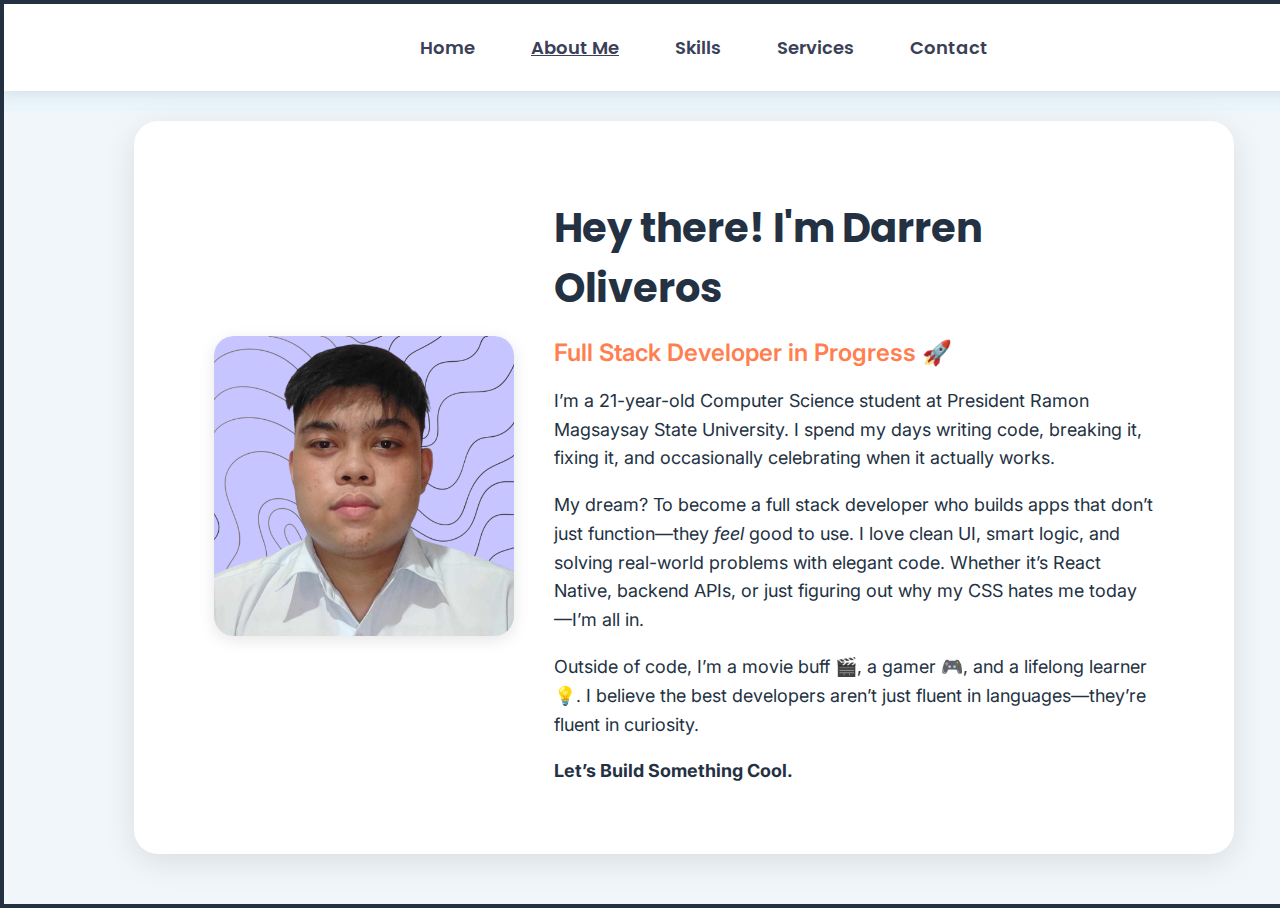
<file: aboutme.html>
<!DOCTYPE html>
<html lang="en">
<head>
  <meta charset="UTF-8">
  <meta name="viewport" content="width=device-width, initial-scale=1.0">
  <title>About Me</title>
  <link rel="stylesheet" href="styleabout.css">
  <link href="https://fonts.googleapis.com/css?family=Montserrat:800&display=swap" rel="stylesheet">
  <link href="https://fonts.googleapis.com/css?family=Inter:400,700&display=swap" rel="stylesheet">
  <link href="https://fonts.googleapis.com/css?family=Poppins:700|Montserrat:800|Bebas+Neue:400|Roboto:400&display=swap" rel="stylesheet">
</head>
<body>
  <div class="container">
    <div class="header">
      <nav class="nav">
        <a href="index.html">Home</a>
        <a href="#" class="active-link">About Me</a>
        <a href="skills.html">Skills</a>
        <a href="services.html">Services</a>
        <a href="contacts.htmls">Contact</a>
      </nav>
    </div>

    <div class="main">
      <div class="about-card">
        <div class="about-left">
          <img src="aboutme/aboutme.png" alt="Darren Oliveros" class="profile-photo">
        </div>
        <div class="about-right">
          <h1>Hey there! I'm Darren Oliveros</h1>
          <h2>Full Stack Developer in Progress 🚀</h2>
          <p>
            I’m a 21-year-old Computer Science student at President Ramon Magsaysay State University. I spend my days writing code, breaking it, fixing it, and occasionally celebrating when it actually works.
          </p>
          <p>
            My dream? To become a full stack developer who builds apps that don’t just function—they <em>feel</em> good to use. I love clean UI, smart logic, and solving real-world problems with elegant code. Whether it’s React Native, backend APIs, or just figuring out why my CSS hates me today—I’m all in.
          </p>
          <p>
            Outside of code, I’m a movie buff 🎬, a gamer 🎮, and a lifelong learner 💡. I believe the best developers aren’t just fluent in languages—they’re fluent in curiosity.
          </p>
          <p><strong>Let’s Build Something Cool.</strong></p>
        </div>
      </div>
    </div>
  </div>
</body>
</html>
</file>
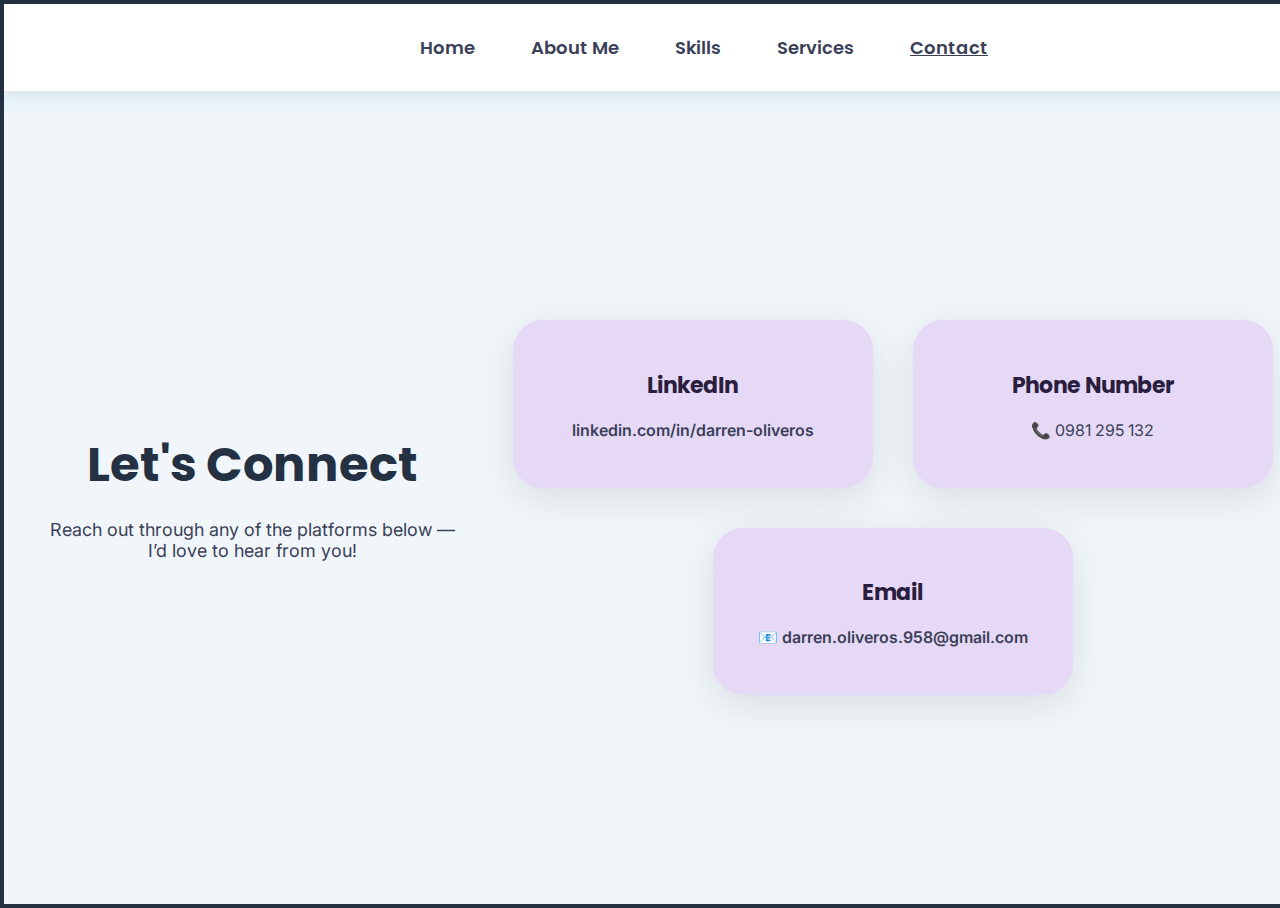
<file: contacts.html>
<!DOCTYPE html>
<html lang="en">
<head>
  <meta charset="UTF-8" />
  <meta name="viewport" content="width=device-width, initial-scale=1.0" />
  <title>Contact</title>
  <link rel="stylesheet" href="stylecontacts.css" />
  <link href="https://fonts.googleapis.com/css?family=Montserrat:800&display=swap" rel="stylesheet" />
  <link href="https://fonts.googleapis.com/css?family=Inter:400,700&display=swap" rel="stylesheet" />
  <link href="https://fonts.googleapis.com/css?family=Poppins:700|Montserrat:800|Bebas+Neue:400|Roboto:400&display=swap" rel="stylesheet" />
</head>
<body>
  <div class="container">
    <div class="header">
      <nav class="nav">
        <a href="index.html">Home</a>
        <a href="aboutme.html">About Me</a>
        <a href="skills.html">Skills</a>
        <a href="services.html">Services</a>
        <a href="#" class="active-link">Contact</a>
      </nav>
    </div>

    <div class="main">
      <div class="contact-heading">
        <h1>Let's Connect</h1>
        <p>Reach out through any of the platforms below — I’d love to hear from you!</p>
      </div>

      <div class="contact-grid">
        <div class="contact-card linkedin">
          <h2>LinkedIn</h2>
          <p><a href="https://www.linkedin.com/in/darren-oliveros" target="_blank">linkedin.com/in/darren-oliveros</a></p>
        </div>

        <div class="contact-card phone">
          <h2>Phone Number</h2>
          <p>📞 0981 295 132</p>
        </div>

        <div class="contact-card email">
          <h2>Email</h2>
          <p>📧 <a href="mailto:darren.oliveros.958@gmail.com">darren.oliveros.958@gmail.com</a></p>
        </div>
      </div>
    </div>
  </div>
</body>
</html>
</file>
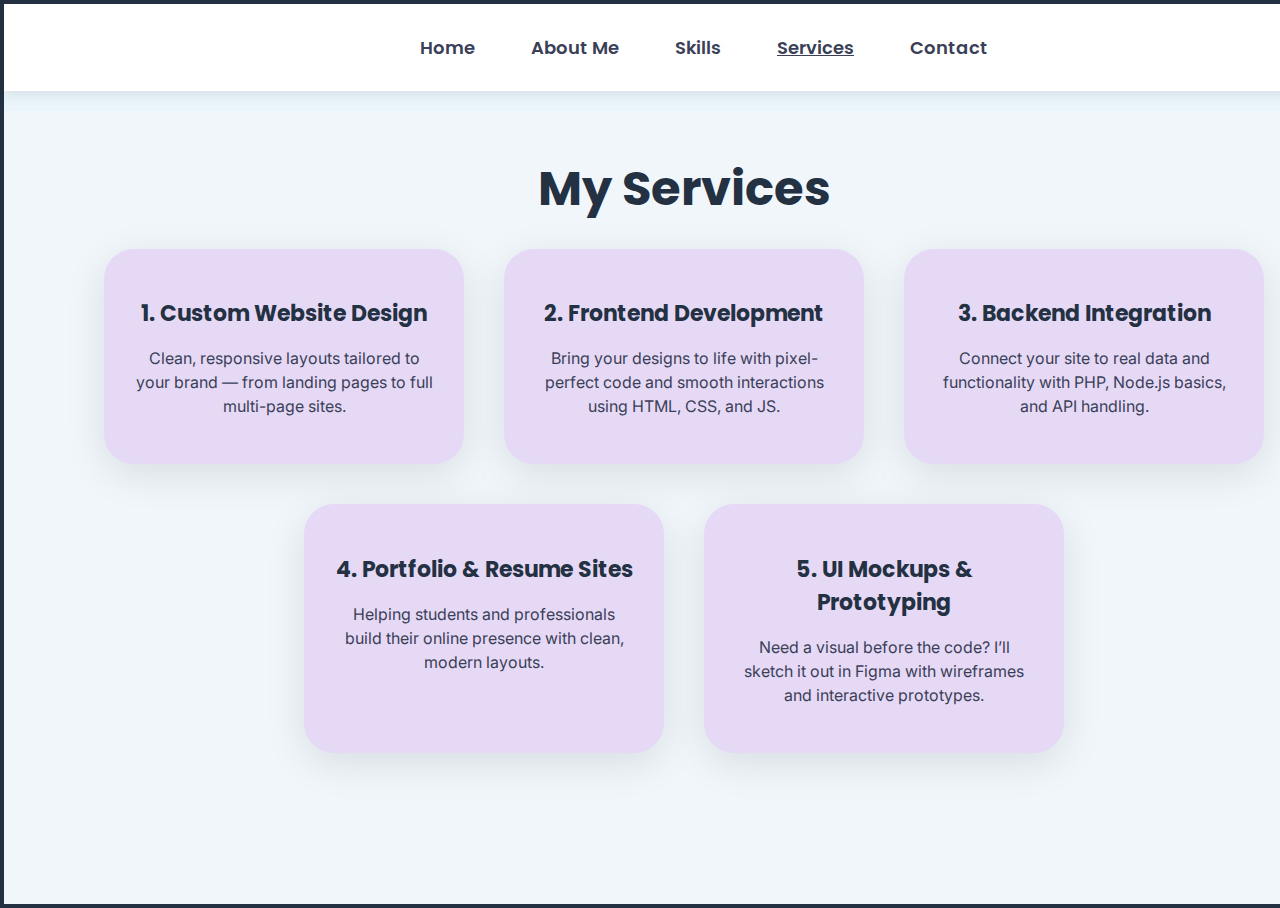
<file: services.html>
<!DOCTYPE html>
<html lang="en">
<head>
  <meta charset="UTF-8" />
  <meta name="viewport" content="width=device-width, initial-scale=1.0" />
  <title>Services</title>
  <link rel="stylesheet" href="styleservices.css" />
  <link href="https://fonts.googleapis.com/css?family=Montserrat:800&display=swap" rel="stylesheet" />
  <link href="https://fonts.googleapis.com/css?family=Inter:400,700&display=swap" rel="stylesheet" />
  <link href="https://fonts.googleapis.com/css?family=Poppins:700|Montserrat:800|Bebas+Neue:400|Roboto:400&display=swap" rel="stylesheet" />
</head>
<body>
  <div class="container">
    <div class="header">
      <nav class="nav">
        <a href="index.html">Home</a>
        <a href="aboutme.html">About Me</a>
        <a href="skills.html">Skills</a>
        <a href="#" class="active-link">Services</a>
        <a href="contacts.html">Contact</a>
      </nav>
    </div>

    <div class="main">
      <div class="services-wrapper">
        <h1 class="services-title">My Services</h1>

        <div class="services-grid">
          <div class="service-card">
            <h2>1. Custom Website Design</h2>
            <p>Clean, responsive layouts tailored to your brand — from landing pages to full multi-page sites.</p>
          </div>
          <div class="service-card">
            <h2>2. Frontend Development</h2>
            <p>Bring your designs to life with pixel-perfect code and smooth interactions using HTML, CSS, and JS.</p>
          </div>
          <div class="service-card">
            <h2>3. Backend Integration</h2>
            <p>Connect your site to real data and functionality with PHP, Node.js basics, and API handling.</p>
          </div>
          <div class="service-card">
            <h2>4. Portfolio & Resume Sites</h2>
            <p>Helping students and professionals build their online presence with clean, modern layouts.</p>
          </div>
          <div class="service-card">
            <h2>5. UI Mockups & Prototyping</h2>
            <p>Need a visual before the code? I’ll sketch it out in Figma with wireframes and interactive prototypes.</p>
          </div>
        </div>
      </div>
    </div>
  </div>
</body>
</html>
</file>
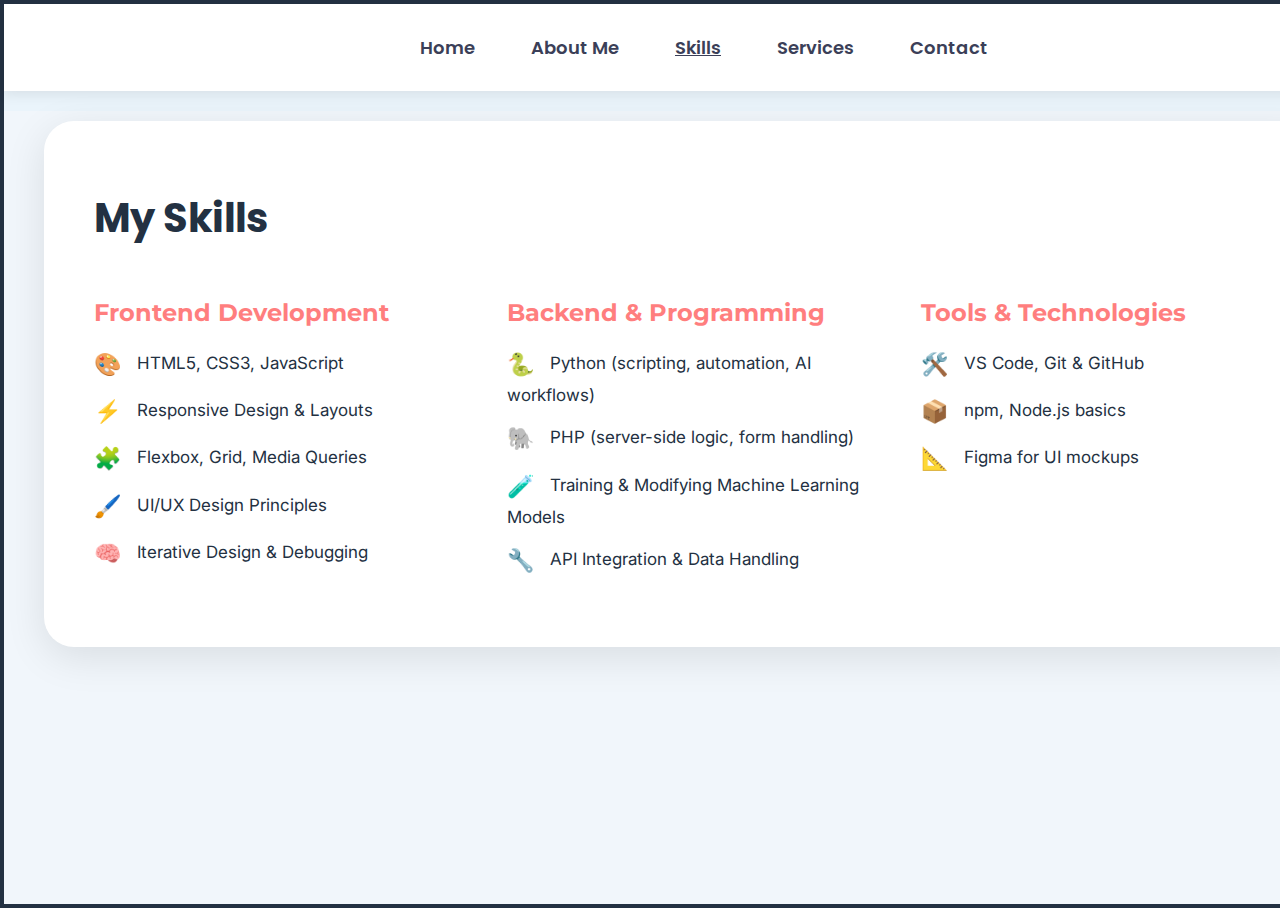
<file: skills.html>
<!DOCTYPE html>
<html lang="en">
<head>
  <meta charset="UTF-8" />
  <meta name="viewport" content="width=device-width, initial-scale=1.0" />
  <title>Skills</title>
  <link rel="stylesheet" href="styleskills.css" />
  <link href="https://fonts.googleapis.com/css?family=Montserrat:800&display=swap" rel="stylesheet" />
  <link href="https://fonts.googleapis.com/css?family=Inter:400,700&display=swap" rel="stylesheet" />
  <link href="https://fonts.googleapis.com/css?family=Poppins:700|Montserrat:800|Bebas+Neue:400|Roboto:400&display=swap" rel="stylesheet" />
</head>
<body>
  <div class="container">
    <div class="header">
      <nav class="nav">
        <a href="index.html">Home</a>
        <a href="aboutme.html">About Me</a>
        <a href="#" class="active-link">Skills</a>
        <a href="services.html">Services</a>
        <a href="contacts.html">Contact</a>
      </nav>
    </div>

    <div class="main">
      <div class="skills-section">
        <h1>My Skills</h1>

        <div class="skills-grid">
          <div class="skills-column">
            <h2>Frontend Development</h2>
            <ul>
              <li><span class="emoji">🎨</span> HTML5, CSS3, JavaScript</li>
              <li><span class="emoji">⚡</span> Responsive Design & Layouts</li>
              <li><span class="emoji">🧩</span> Flexbox, Grid, Media Queries</li>
              <li><span class="emoji">🖌️</span> UI/UX Design Principles</li>
              <li><span class="emoji">🧠</span> Iterative Design & Debugging</li>
            </ul>
          </div>

          <div class="skills-column">
            <h2>Backend & Programming</h2>
            <ul>
              <li><span class="emoji">🐍</span> Python (scripting, automation, AI workflows)</li>
              <li><span class="emoji">🐘</span> PHP (server-side logic, form handling)</li>
              <li><span class="emoji">🧪</span> Training & Modifying Machine Learning Models</li>
              <li><span class="emoji">🔧</span> API Integration & Data Handling</li>
            </ul>
          </div>

          <div class="skills-column">
            <h2>Tools & Technologies</h2>
            <ul>
              <li><span class="emoji">🛠️</span> VS Code, Git & GitHub</li>
              <li><span class="emoji">📦</span> npm, Node.js basics</li>
              <li><span class="emoji">📐</span> Figma for UI mockups</li>
            </ul>
          </div>
        </div>
      </div>
    </div>
  </div>
</body>
</html>
</file>
<file: styleabout.css>
/* Base Styles */
body {
  margin: 0;
  padding: 0;
  background: #e6f0ff;
  font-family: 'Inter', sans-serif;
  display: flex;
  flex-direction: column;
  min-height: 100vh;
}

/* Container */
.container {
  width: 100vw;
  min-height: 100vh;
  background: #eaf4fb;
  border: 4px solid #233142;
  box-shadow: 0 4px 24px rgba(0, 0, 0, 0.07);
  display: flex;
  flex-direction: column;
}

/* Header/Navbar */
.header {
  width: 100%;
  display: flex;
  flex-direction: column;
  align-items: center;
  padding: 30px 60px;
  background-color: #ffffff;
  box-shadow: 0 4px 12px rgba(0, 0, 0, 0.08);
  margin-bottom: 20px;
}

.nav {
  display: flex;
  gap: 40px;
  justify-content: center;
}

.nav a {
  color: #3b3f58;
  text-decoration: none;
  font-weight: 600;
  font-size: 18px;
  font-family: 'Poppins', sans-serif;
  padding: 0 8px;
  transition: color 0.3s ease;
}

.nav a:hover {
  color: #0077ff;
}

.nav a.active-link {
  text-decoration: underline;
}

/* Main Section */
.main {
  flex: 1;
  display: flex;
  justify-content: center;
  align-items: flex-start;
  padding: 10px 40px; /* was 60px */
  background-color: #f1f6fb;
  width: 100%;
}

/* About Card */
.about-card {
  display: flex;
  flex-wrap: wrap;
  background: #ffffff;
  border-radius: 24px;
  box-shadow: 0 8px 32px rgba(0, 0, 0, 0.1);
  padding: 50px;
  max-width: 1000px;
  width: 100%;
  gap: 40px;
  align-items: center;
  justify-content: center;
}

.about-left {
  flex-shrink: 0;
}

.profile-photo {
  width: 300px;
  height: 300px;
  object-fit: cover;
  border-radius: 20px;
  box-shadow: 0 4px 16px rgba(0, 0, 0, 0.1);
}

.about-right {
  max-width: 600px;
  color: #233142;
}

.about-right h1 {
  font-size: 40px;
  font-family: 'Poppins', sans-serif;
  margin-bottom: 16px;
}

.about-right h2 {
  font-size: 24px;
  color: #ff7f50;
  margin-bottom: 20px;
  font-weight: 600;
}

.about-right p {
  font-size: 18px;
  margin-bottom: 18px;
  line-height: 1.6;
}

/* Responsive Layout */
@media (max-width: 900px) {
  .about-card {
    flex-direction: column;
    padding: 30px;
    gap: 30px;
  }

  .profile-photo {
    width: 240px;
    height: 240px;
  }

  .about-right h1 {
    font-size: 28px;
  }

  .about-right h2 {
    font-size: 20px;
  }

  .about-right p {
    font-size: 16px;
  }

  .main {
    padding: 30px 20px;
  }

  .header {
    padding: 20px;
    flex-direction: column;
    align-items: flex-start;
  }

  .nav {
    margin-top: 20px;
    gap: 16px;
  }
}

/* Active Link */
.active-link {
  text-decoration: underline;
}
</file>
<file: stylecontacts.css>
/* Base Styles */
body {
  margin: 0;
  padding: 0;
  background: #e6f0ff;
  font-family: 'Inter', sans-serif;
  display: flex;
  flex-direction: column;
  min-height: 100vh;
}

/* Container */
.container {
  width: 100vw;
  min-height: 100vh;
  background: #eaf4fb;
  border: 4px solid #233142;
  box-shadow: 0 4px 24px rgba(0, 0, 0, 0.07);
  display: flex;
  flex-direction: column;
}

/* Header/Navbar */
.header {
  width: 100%;
  display: flex;
  flex-direction: column;
  align-items: center;
  padding: 30px 60px;
  background-color: #ffffff;
  box-shadow: 0 4px 12px rgba(0, 0, 0, 0.08);
  margin-bottom: 20px;
}

.nav {
  display: flex;
  gap: 40px;
  justify-content: center;
}

.nav a {
  color: #3b3f58;
  text-decoration: none;
  font-weight: 600;
  font-size: 18px;
  font-family: 'Poppins', sans-serif;
  padding: 0 8px;
  transition: color 0.3s ease;
}

.nav a:hover {
  color: #0077ff;
}

.nav a.active-link {
  text-decoration: underline;
}

/* Main Section Background */
.main {
  flex: 1;
  display: flex;
  justify-content: center;
  align-items: center;
  padding: 60px 40px;
  background-color: #f1f6fb;
  width: 100%;
}

.contact-heading {
  text-align: center;
  margin-bottom: 40px;
}

.contact-heading h1 {
  font-size: 48px;
  font-family: 'Poppins', sans-serif;
  font-weight: 700;
  color: #233142;
  margin-bottom: 10px;
}

.contact-heading p {
  font-size: 18px;
  color: #3b3f58;
}

/* Contact Grid */
.contact-grid {
  display: flex;
  flex-wrap: wrap;
  gap: 40px;
  justify-content: center;
  width: 100%;
}

/* Bubble-style Contact Card */
.contact-card {
  background: #e6d9f6; /* 💜 soft lavender */
  border-radius: 30px;
  box-shadow: 0 10px 40px rgba(0, 0, 0, 0.1);
  padding: 30px;
  width: 300px;
  text-align: center;
  transition: transform 0.3s ease, box-shadow 0.3s ease;
}

.contact-card:hover {
  transform: translateY(-6px);
  box-shadow: 0 16px 48px rgba(0, 0, 0, 0.15);
}

.contact-card h2 {
  font-size: 22px;
  font-family: 'Poppins', sans-serif;
  color: #2a1e3f;
  margin-bottom: 12px;
}

.contact-card p {
  font-size: 16px;
  color: #3b3f58;
  line-height: 1.5;
}

.contact-card a {
  color: #3b3f58;
  text-decoration: none;
  font-weight: 600;
}

.contact-card a:hover {
  color: #0077ff;
}
</file>
<file: styleservices.css>
/* Base Styles */
body {
  margin: 0;
  padding: 0;
  background: #e6f0ff;
  font-family: 'Inter', sans-serif;
  display: flex;
  flex-direction: column;
  min-height: 100vh;
}

/* Container */
.container {
  width: 100vw;
  min-height: 100vh;
  background: #eaf4fb;
  border: 4px solid #233142;
  box-shadow: 0 4px 24px rgba(0, 0, 0, 0.07);
  display: flex;
  flex-direction: column;
}

/* Header/Navbar */
.header {
  width: 100%;
  display: flex;
  flex-direction: column;
  align-items: center;
  padding: 30px 60px;
  background-color: #ffffff;
  box-shadow: 0 4px 12px rgba(0, 0, 0, 0.08);
  margin-bottom: 20px;
}

.nav {
  display: flex;
  gap: 40px;
  justify-content: center;
}

.nav a {
  color: #3b3f58;
  text-decoration: none;
  font-weight: 600;
  font-size: 18px;
  font-family: 'Poppins', sans-serif;
  padding: 0 8px;
  transition: color 0.3s ease;
}

.nav a:hover {
  color: #0077ff;
}

.nav a.active-link {
  text-decoration: underline;
}

/* Main Section Background */
.main {
  flex: 1;
  display: flex;
  justify-content: center;
  align-items: flex-start;
  padding: 10px 40px; /* was 60px */
  background-color: #f1f6fb;
  width: 100%;
}


/* Services Wrapper */
.services-wrapper {
  width: 100%;
  max-width: 1200px;
  margin: 0 auto;
}

/* Services Heading */
.services-title {
  font-size: 48px;
  font-family: 'Poppins', sans-serif;
  font-weight: 700;
  color: #233142;
  text-align: center;
  margin-bottom: 24px;
}

/* Services Grid */
.services-grid {
  display: flex;
  flex-wrap: wrap;
  gap: 40px;
  justify-content: center;
  width: 100%;
}

/* Bubble-style Service Card */
.service-card {
  background: #e6d9f6;
  border-radius: 30px;
  box-shadow: 0 10px 40px rgba(0, 0, 0, 0.1);
  padding: 30px;
  width: 300px;
  text-align: center;
  transition: transform 0.3s ease, box-shadow 0.3s ease;
}

.service-card:hover {
  transform: translateY(-6px);
  box-shadow: 0 16px 48px rgba(0, 0, 0, 0.15);
}

.service-card h2 {
  font-size: 22px;
  font-family: 'Poppins', sans-serif;
  color: #233142;
  margin-bottom: 12px;
}

.service-card p {
  font-size: 16px;
  color: #3b3f58;
  line-height: 1.5;
}
</file>
<file: styleskills.css>
/* Base Styles */
body {
  margin: 0;
  padding: 0;
  background: #e6f0ff;
  font-family: 'Inter', sans-serif;
  display: flex;
  flex-direction: column;
  min-height: 100vh;
}

/* Container */
.container {
  width: 100vw;
  min-height: 100vh;
  background: #eaf4fb;
  border: 4px solid #233142;
  box-shadow: 0 4px 24px rgba(0, 0, 0, 0.07);
  display: flex;
  flex-direction: column;
}

/* ✅ Header/Navbar */
.header {
  width: 100%;
  display: flex;
  flex-direction: column;
  align-items: center;
  padding: 30px 60px;
  background-color: #ffffff;
  box-shadow: 0 4px 12px rgba(0, 0, 0, 0.08);
  margin-bottom: 20px;
}

.nav {
  display: flex;
  gap: 40px;
  justify-content: center;
}

.nav a {
  color: #3b3f58;
  text-decoration: none;
  font-weight: 600;
  font-size: 18px;
  font-family: 'Poppins', sans-serif;
  padding: 0 8px;
  transition: color 0.3s ease;
}

.nav a:hover {
  color: #0077ff;
}

.nav a.active-link {
  text-decoration: underline;
}

/* ✅ Main Section Background */
.main {
  flex: 1;
  display: flex;
  justify-content: center;
  align-items: flex-start;
  padding: 10px 40px; /* was 60px */
  background-color: #f1f6fb;
  width: 100%;
}

/* Skills Section */
.skills-section {
  background: #ffffff;
  padding: 40px 50px;
  border-radius: 30px;
  box-shadow: 0 10px 40px rgba(0, 0, 0, 0.1);
  max-width: 1400px;
  width: 100%;
  font-family: 'Inter', sans-serif;
  margin: 0 auto;
}

.skills-section h1 {
  font-size: 40px;
  font-family: 'Poppins', sans-serif;
  margin-bottom: 30px;
  color: #233142;
}

.skills-section h2 {
  font-size: 24px;
  font-family: 'Montserrat', sans-serif;
  margin-top: 20px;
  margin-bottom: 20px;
  color: #ff7e7e;
}

.skills-grid {
  display: flex;
  gap: 60px;
  flex-wrap: wrap;
  justify-content: space-between;
}

.skills-column {
  flex: 1;
  min-width: 280px;
}

.skills-column ul {
  list-style: none;
  padding-left: 0;
  margin-bottom: 28px;
}

.skills-column li {
  font-size: 17px;
  margin-bottom: 12px;
  line-height: 1.6;
  color: #233142;
}

.emoji {
  font-size: 1.3em;
  margin-right: 10px;
  vertical-align: middle;
}
</file>
